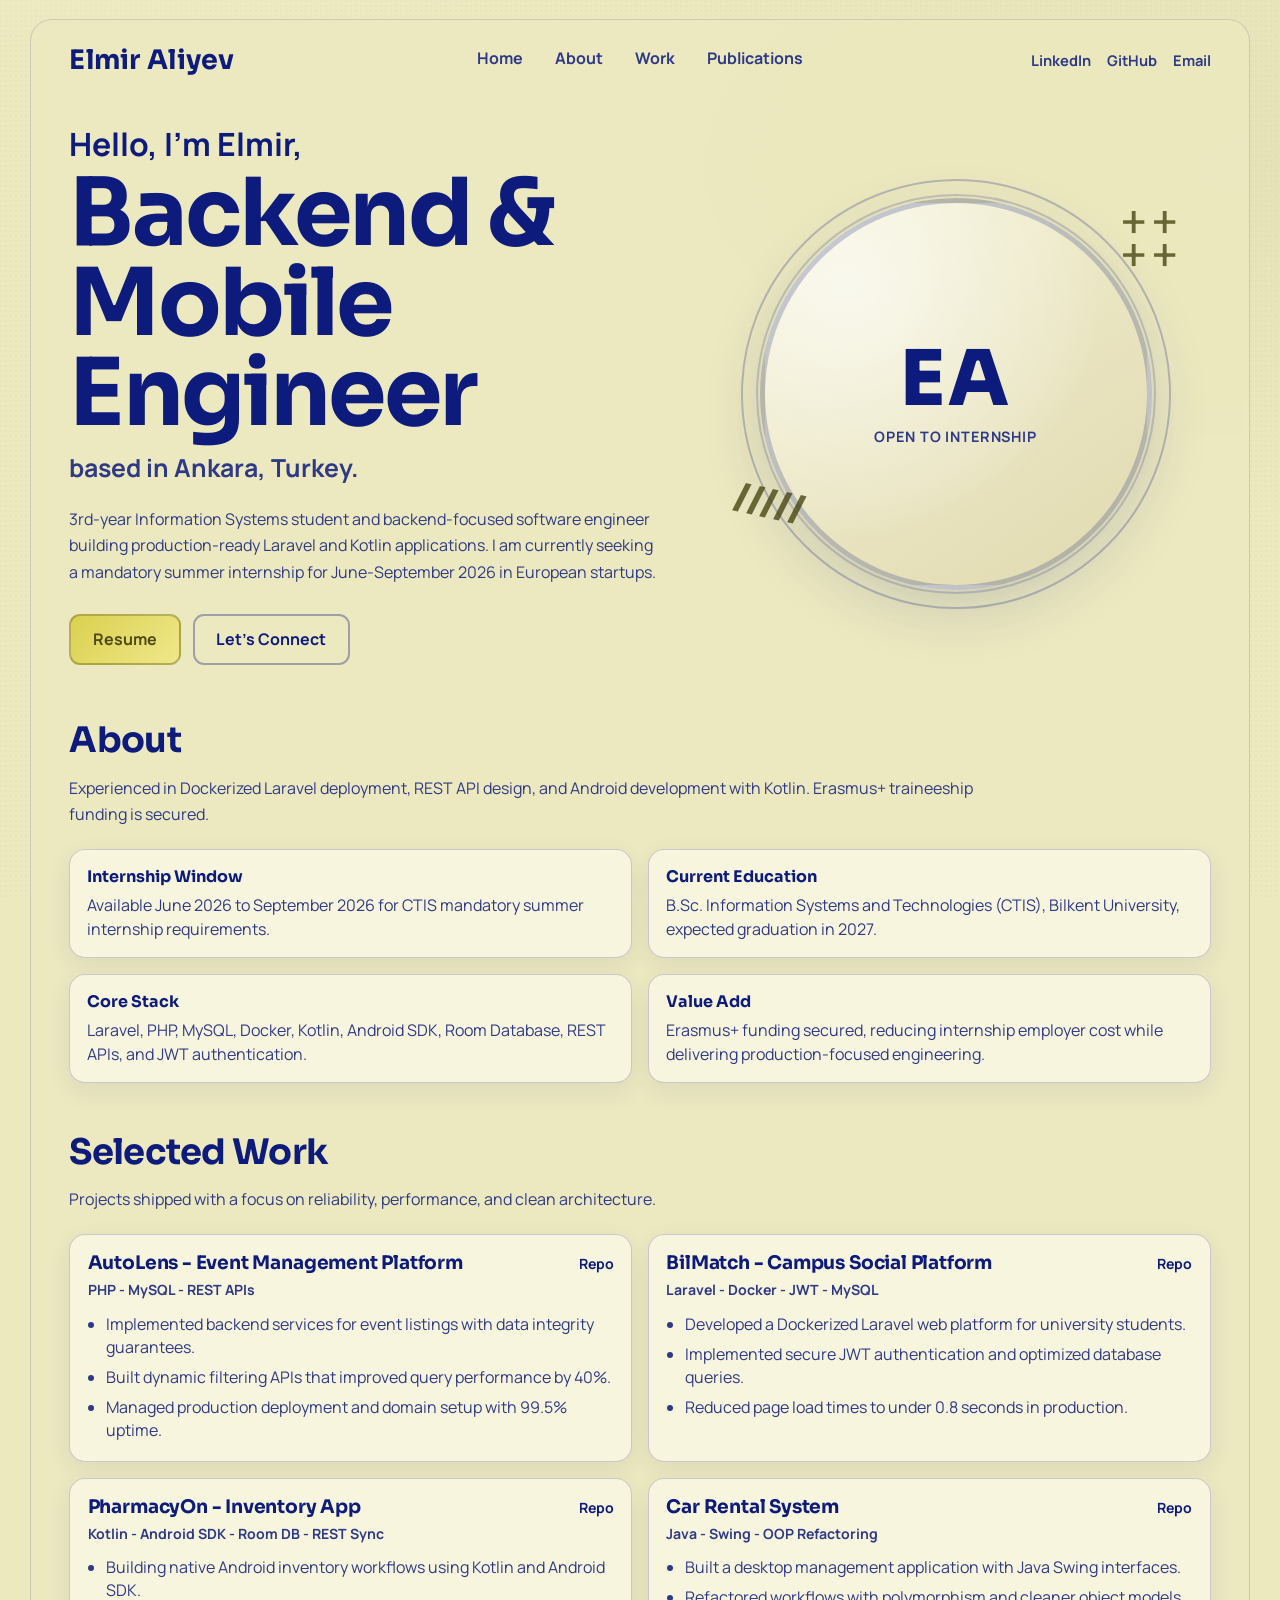
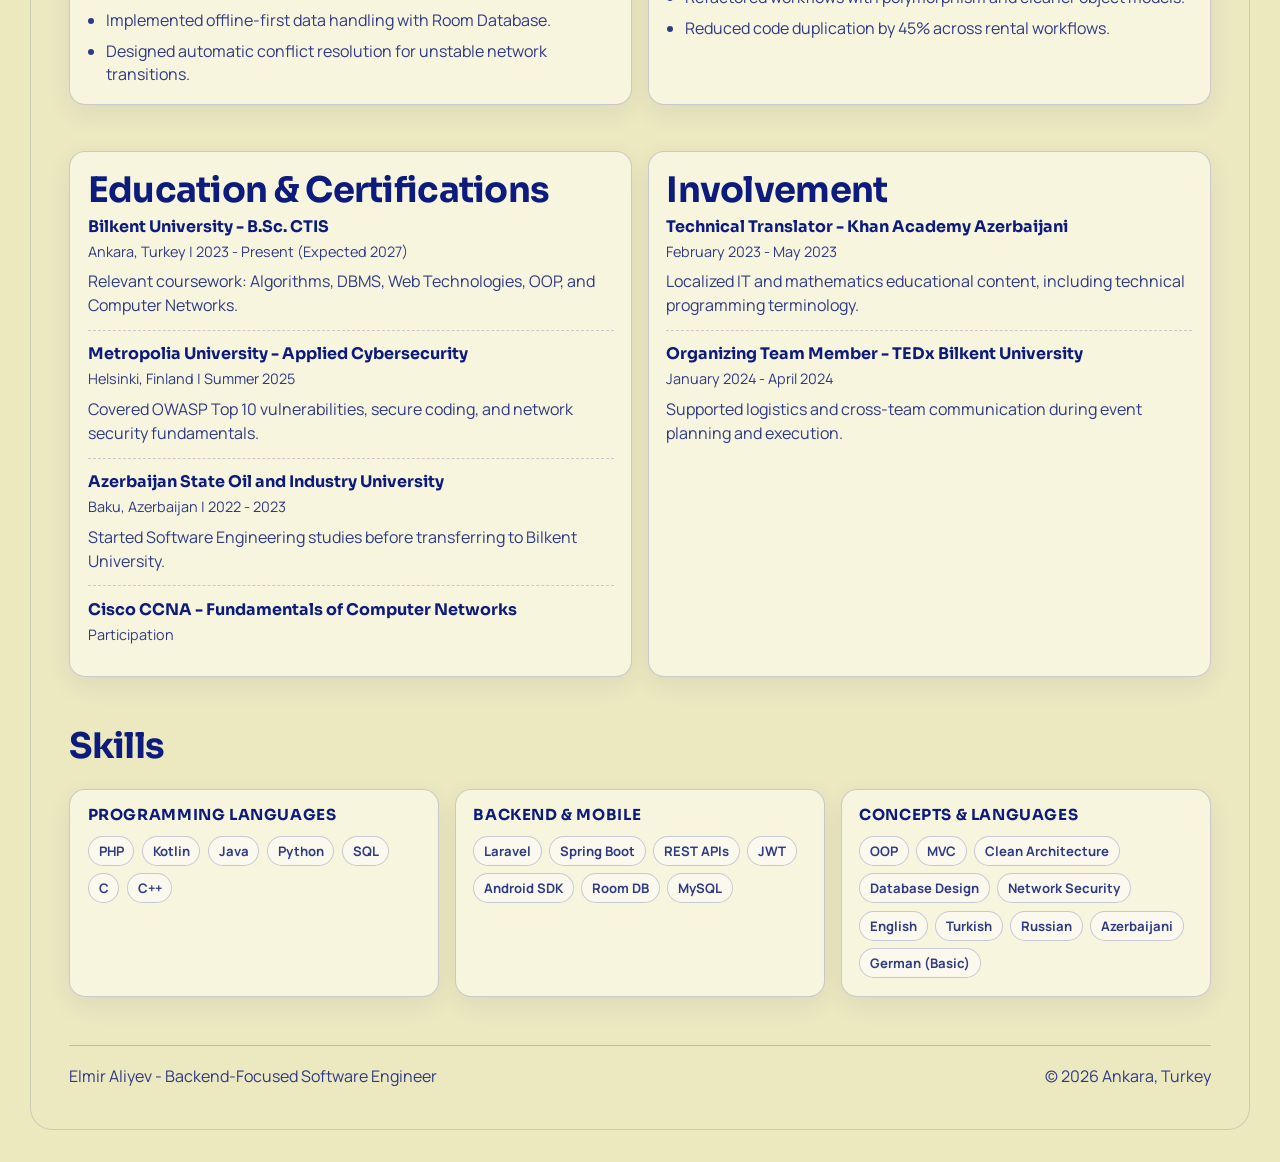
<file: index.html>
<!doctype html>
<html lang="en">
<head>
  <meta charset="UTF-8" />
  <meta name="viewport" content="width=device-width, initial-scale=1.0" />
  <meta name="description" content="Portfolio of Elmir Aliyev, backend-focused software engineer and Information Systems student." />
  <title>Elmir Aliyev | Portfolio</title>
  <link rel="preconnect" href="https://fonts.googleapis.com" />
  <link rel="preconnect" href="https://fonts.gstatic.com" crossorigin />
  <link href="https://fonts.googleapis.com/css2?family=Manrope:wght@400;500;700;800&family=Sora:wght@600;700;800&display=swap" rel="stylesheet" />
  <link rel="stylesheet" href="styles.css" />
</head>
<body>
  <div class="noise-layer" aria-hidden="true"></div>
  <main class="shell" id="home">
    <header class="topbar reveal" style="--delay: 40ms">
      <a class="brand" href="#home">Elmir Aliyev</a>
      <nav class="menu" aria-label="Primary navigation">
        <a href="#home">Home</a>
        <a href="#about">About</a>
        <a href="#work">Work</a>
        <a href="/publications/">Publications</a>
      </nav>
      <div class="socials">
        <a href="https://www.linkedin.com/in/elmiraliyev1/" target="_blank" rel="noreferrer">LinkedIn</a>
        <a href="https://github.com/elmiraliyev123" target="_blank" rel="noreferrer">GitHub</a>
        <a href="mailto:elmir.aliyev@ug.bilkent.edu.tr">Email</a>
      </div>
    </header>

    <section class="hero">
      <div class="hero-copy reveal" style="--delay: 130ms">
        <p class="intro">Hello, I'm Elmir,</p>
        <h1>Backend & Mobile Engineer</h1>
        <p class="location">based in Ankara, Turkey.</p>
        <p class="summary">
          3rd-year Information Systems student and backend-focused software engineer building production-ready Laravel and Kotlin applications.
          I am currently seeking a mandatory summer internship for June-September 2026 in European startups.
        </p>
        <div class="actions">
          <a class="btn btn-primary" href="assets/ElmirAliyevCV.pdf" download>Resume</a>
          <a class="btn btn-secondary" href="mailto:elmir.aliyev@ug.bilkent.edu.tr">Let's Connect</a>
        </div>
      </div>

      <figure class="portrait-wrap reveal" style="--delay: 250ms">
        <div class="avatar-fallback" role="img" aria-label="Elmir Aliyev initials">
          <span class="initials">EA</span>
          <span class="status">Open to Internship</span>
        </div>
        <span class="ornament top">++<br />++</span>
        <span class="ornament bottom">/////</span>
      </figure>
    </section>

    <section class="section reveal" id="about" style="--delay: 100ms">
      <h2>About</h2>
      <p class="section-subtitle">
        Experienced in Dockerized Laravel deployment, REST API design, and Android development with Kotlin. Erasmus+ traineeship funding is secured.
      </p>
      <div class="about-grid">
        <article class="card">
          <h3>Internship Window</h3>
          <p>Available June 2026 to September 2026 for CTIS mandatory summer internship requirements.</p>
        </article>
        <article class="card">
          <h3>Current Education</h3>
          <p>B.Sc. Information Systems and Technologies (CTIS), Bilkent University, expected graduation in 2027.</p>
        </article>
        <article class="card">
          <h3>Core Stack</h3>
          <p>Laravel, PHP, MySQL, Docker, Kotlin, Android SDK, Room Database, REST APIs, and JWT authentication.</p>
        </article>
        <article class="card">
          <h3>Value Add</h3>
          <p>Erasmus+ funding secured, reducing internship employer cost while delivering production-focused engineering.</p>
        </article>
      </div>
    </section>

    <section class="section reveal" id="work" style="--delay: 140ms">
      <h2>Selected Work</h2>
      <p class="section-subtitle">Projects shipped with a focus on reliability, performance, and clean architecture.</p>
      <div class="work-grid">
        <article class="project-card">
          <div class="project-head">
            <h3>AutoLens - Event Management Platform</h3>
            <a href="https://github.com/elmiraliyev123/256project" target="_blank" rel="noreferrer">Repo</a>
          </div>
          <p class="stack">PHP - MySQL - REST APIs</p>
          <ul>
            <li>Implemented backend services for event listings with data integrity guarantees.</li>
            <li>Built dynamic filtering APIs that improved query performance by 40%.</li>
            <li>Managed production deployment and domain setup with 99.5% uptime.</li>
          </ul>
        </article>

        <article class="project-card">
          <div class="project-head">
            <h3>BilMatch - Campus Social Platform</h3>
            <a href="https://github.com/elmiraliyev123/BilMatch2" target="_blank" rel="noreferrer">Repo</a>
          </div>
          <p class="stack">Laravel - Docker - JWT - MySQL</p>
          <ul>
            <li>Developed a Dockerized Laravel web platform for university students.</li>
            <li>Implemented secure JWT authentication and optimized database queries.</li>
            <li>Reduced page load times to under 0.8 seconds in production.</li>
          </ul>
        </article>

        <article class="project-card">
          <div class="project-head">
            <h3>PharmacyOn - Inventory App</h3>
            <a href="https://github.com/elmiraliyev123/PharmacyOn-" target="_blank" rel="noreferrer">Repo</a>
          </div>
          <p class="stack">Kotlin - Android SDK - Room DB - REST Sync</p>
          <ul>
            <li>Building native Android inventory workflows using Kotlin and Android SDK.</li>
            <li>Implemented offline-first data handling with Room Database.</li>
            <li>Designed automatic conflict resolution for unstable network transitions.</li>
          </ul>
        </article>

        <article class="project-card">
          <div class="project-head">
            <h3>Car Rental System</h3>
            <a href="https://github.com/elmiraliyev123/CarRentalSystem-Java" target="_blank" rel="noreferrer">Repo</a>
          </div>
          <p class="stack">Java - Swing - OOP Refactoring</p>
          <ul>
            <li>Built a desktop management application with Java Swing interfaces.</li>
            <li>Refactored workflows with polymorphism and cleaner object models.</li>
            <li>Reduced code duplication by 45% across rental workflows.</li>
          </ul>
        </article>
      </div>
    </section>

    <section class="section split reveal" style="--delay: 170ms">
      <article class="panel">
        <h2>Education & Certifications</h2>
        <div class="timeline-item">
          <h3>Bilkent University - B.Sc. CTIS</h3>
          <p class="meta">Ankara, Turkey | 2023 - Present (Expected 2027)</p>
          <p>Relevant coursework: Algorithms, DBMS, Web Technologies, OOP, and Computer Networks.</p>
        </div>
        <div class="timeline-item">
          <h3>Metropolia University - Applied Cybersecurity</h3>
          <p class="meta">Helsinki, Finland | Summer 2025</p>
          <p>Covered OWASP Top 10 vulnerabilities, secure coding, and network security fundamentals.</p>
        </div>
        <div class="timeline-item">
          <h3>Azerbaijan State Oil and Industry University</h3>
          <p class="meta">Baku, Azerbaijan | 2022 - 2023</p>
          <p>Started Software Engineering studies before transferring to Bilkent University.</p>
        </div>
        <div class="timeline-item">
          <h3>Cisco CCNA - Fundamentals of Computer Networks</h3>
          <p class="meta">Participation</p>
        </div>
      </article>

      <article class="panel">
        <h2>Involvement</h2>
        <div class="timeline-item">
          <h3>Technical Translator - Khan Academy Azerbaijani</h3>
          <p class="meta">February 2023 - May 2023</p>
          <p>Localized IT and mathematics educational content, including technical programming terminology.</p>
        </div>
        <div class="timeline-item">
          <h3>Organizing Team Member - TEDx Bilkent University</h3>
          <p class="meta">January 2024 - April 2024</p>
          <p>Supported logistics and cross-team communication during event planning and execution.</p>
        </div>
      </article>
    </section>

    <section class="section reveal" style="--delay: 200ms">
      <h2>Skills</h2>
      <div class="skills-grid">
        <article class="skill-card">
          <h3>Programming Languages</h3>
          <ul class="chips">
            <li>PHP</li><li>Kotlin</li><li>Java</li><li>Python</li><li>SQL</li><li>C</li><li>C++</li>
          </ul>
        </article>
        <article class="skill-card">
          <h3>Backend & Mobile</h3>
          <ul class="chips">
            <li>Laravel</li><li>Spring Boot</li><li>REST APIs</li><li>JWT</li><li>Android SDK</li><li>Room DB</li><li>MySQL</li>
          </ul>
        </article>
        <article class="skill-card">
          <h3>Concepts & Languages</h3>
          <ul class="chips">
            <li>OOP</li><li>MVC</li><li>Clean Architecture</li><li>Database Design</li><li>Network Security</li><li>English</li><li>Turkish</li><li>Russian</li><li>Azerbaijani</li><li>German (Basic)</li>
          </ul>
        </article>
      </div>
    </section>

    <footer class="footer reveal" style="--delay: 240ms">
      <span>Elmir Aliyev - Backend-Focused Software Engineer</span>
      <span>© <span id="year"></span> Ankara, Turkey</span>
    </footer>
  </main>
  <script src="script.js"></script>
</body>
</html>
</file>
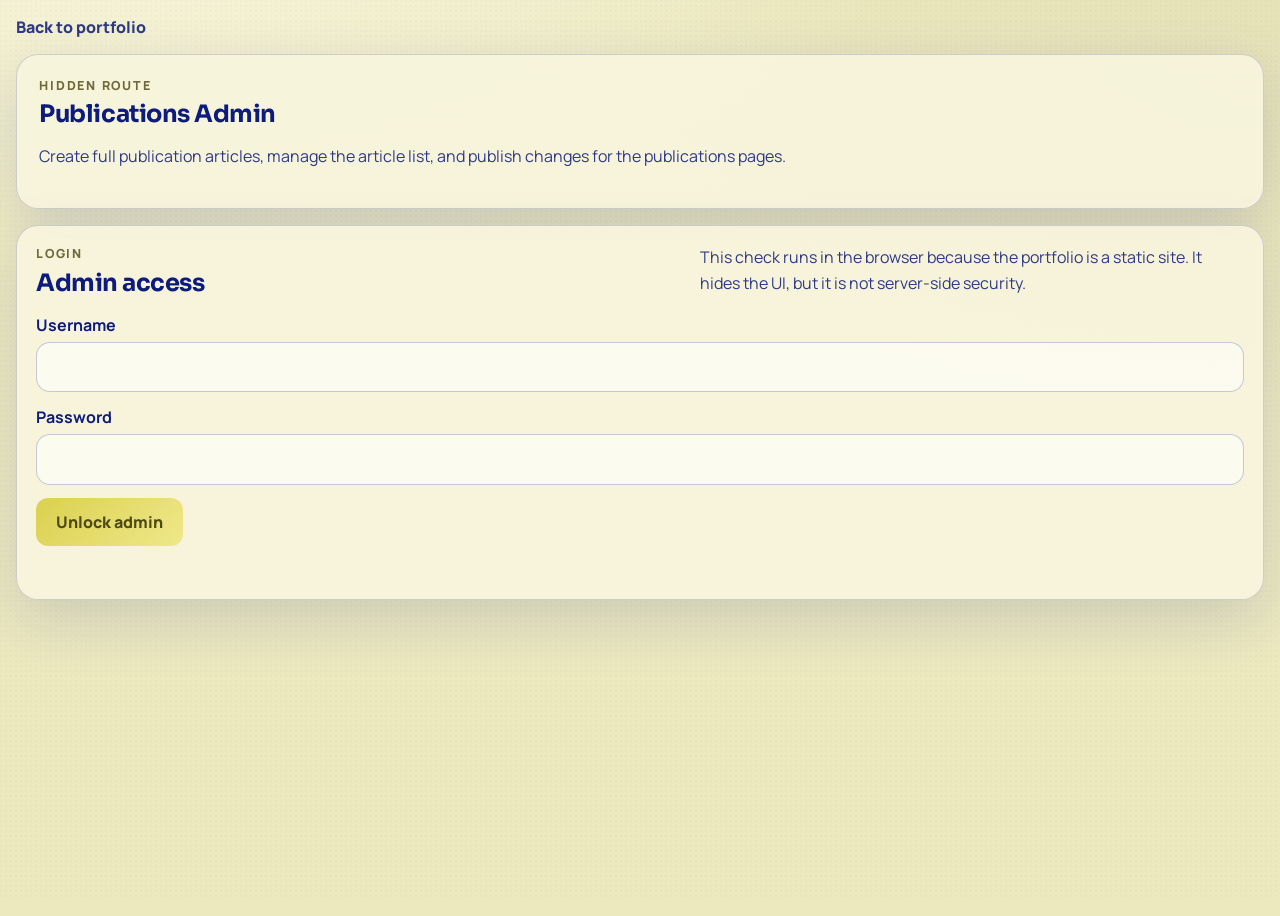
<file: admin/index.html>
<!doctype html>
<html lang="en">
<head>
  <meta charset="UTF-8" />
  <meta name="viewport" content="width=device-width, initial-scale=1.0" />
  <meta name="robots" content="noindex, nofollow" />
  <title>Publications Admin | Elmir Aliyev</title>
  <link rel="preconnect" href="https://fonts.googleapis.com" />
  <link rel="preconnect" href="https://fonts.gstatic.com" crossorigin />
  <link href="https://fonts.googleapis.com/css2?family=Manrope:wght@400;500;700;800&family=Sora:wght@600;700;800&display=swap" rel="stylesheet" />
  <link rel="stylesheet" href="admin.css" />
</head>
<body>
  <div class="noise-layer" aria-hidden="true"></div>
  <main class="admin-shell">
    <a class="back-link" href="/">Back to portfolio</a>

    <section class="hero-card">
      <p class="eyebrow">Hidden Route</p>
      <h1>Publications Admin</h1>
      <p class="hero-copy">
        Create full publication articles, manage the article list, and publish changes for the publications pages.
      </p>
    </section>

    <section class="panel" id="login-panel">
      <div class="panel-header">
        <div>
          <p class="eyebrow">Login</p>
          <h2>Admin access</h2>
        </div>
        <p class="panel-copy">
          This check runs in the browser because the portfolio is a static site. It hides the UI, but it is not server-side security.
        </p>
      </div>
      <form id="login-form" class="stack-form">
        <label>
          Username
          <input id="username" name="username" type="text" autocomplete="username" required />
        </label>
        <label>
          Password
          <input id="password" name="password" type="password" autocomplete="current-password" required />
        </label>
        <div class="form-actions">
          <button class="btn btn-primary" type="submit">Unlock admin</button>
        </div>
      </form>
      <p class="status-message" id="login-status" role="status" aria-live="polite"></p>
    </section>

    <section class="dashboard hidden" id="dashboard">
      <div class="dashboard-grid">
        <article class="panel">
          <div class="panel-header">
            <div>
              <p class="eyebrow">Editor</p>
              <h2>Add or update article</h2>
            </div>
            <button class="text-button" id="logout-button" type="button">Logout</button>
          </div>
          <form id="publication-form" class="editor-grid">
            <input id="publication-id" name="publicationId" type="hidden" />

            <label class="field field-wide">
              Title
              <input id="publication-title" name="title" type="text" required />
            </label>

            <label class="field field-wide">
              Authors
              <input id="publication-authors" name="authors" type="text" placeholder="Elmir Aliyev, Co-author Name" />
            </label>

            <label class="field">
              Year
              <input id="publication-year" name="year" type="number" min="1900" max="2100" placeholder="2026" />
            </label>

            <label class="field">
              Type
              <input id="publication-type" name="type" type="text" placeholder="Journal, Article, Preprint" />
            </label>

            <label class="field field-wide">
              Venue
              <input id="publication-venue" name="venue" type="text" placeholder="Journal name, conference, or publisher" />
            </label>

            <label class="field field-wide">
              Summary / excerpt
              <textarea id="publication-summary" name="summary" rows="3" placeholder="Short summary used in the publications list"></textarea>
            </label>

            <label class="field field-wide">
              Full article body
              <textarea id="publication-body" name="body" rows="10" placeholder="Write the full article here. Separate paragraphs with blank lines."></textarea>
            </label>

            <label class="field">
              External link label
              <input id="publication-link-label" name="linkLabel" type="text" placeholder="Open source" />
            </label>

            <label class="field">
              External link URL
              <input id="publication-url" name="url" type="url" placeholder="https://..." />
            </label>

            <div class="form-actions field-wide">
              <button class="btn btn-primary" type="submit">Save article draft</button>
              <button class="btn btn-secondary" id="clear-form-button" type="button">Clear form</button>
            </div>
          </form>
          <p class="status-message" id="editor-status" role="status" aria-live="polite"></p>
        </article>

        <article class="panel">
          <div class="panel-header">
            <div>
              <p class="eyebrow">Publish</p>
              <h2>Publish article set</h2>
            </div>
          </div>
          <p class="panel-copy">
            Publishing applies the current draft to the publications pages in this browser immediately. No personal access token is required.
          </p>
          <div class="form-actions publish-actions">
            <button class="btn btn-primary" id="publish-button" type="button">Publish articles</button>
            <button class="btn btn-secondary" id="reset-button" type="button">Reset to published</button>
          </div>
          <p class="status-message" id="publish-status" role="status" aria-live="polite"></p>
        </article>
      </div>

      <section class="panel">
        <div class="panel-header">
          <div>
            <p class="eyebrow">Current Draft</p>
            <h2>Article list</h2>
          </div>
          <p class="panel-copy">Edit or remove entries below. The publications page only shows the published set.</p>
        </div>
        <div class="publication-admin-list" id="admin-publications-list"></div>
      </section>
    </section>
  </main>
  <script type="module" src="admin.js"></script>
</body>
</html>
</file>
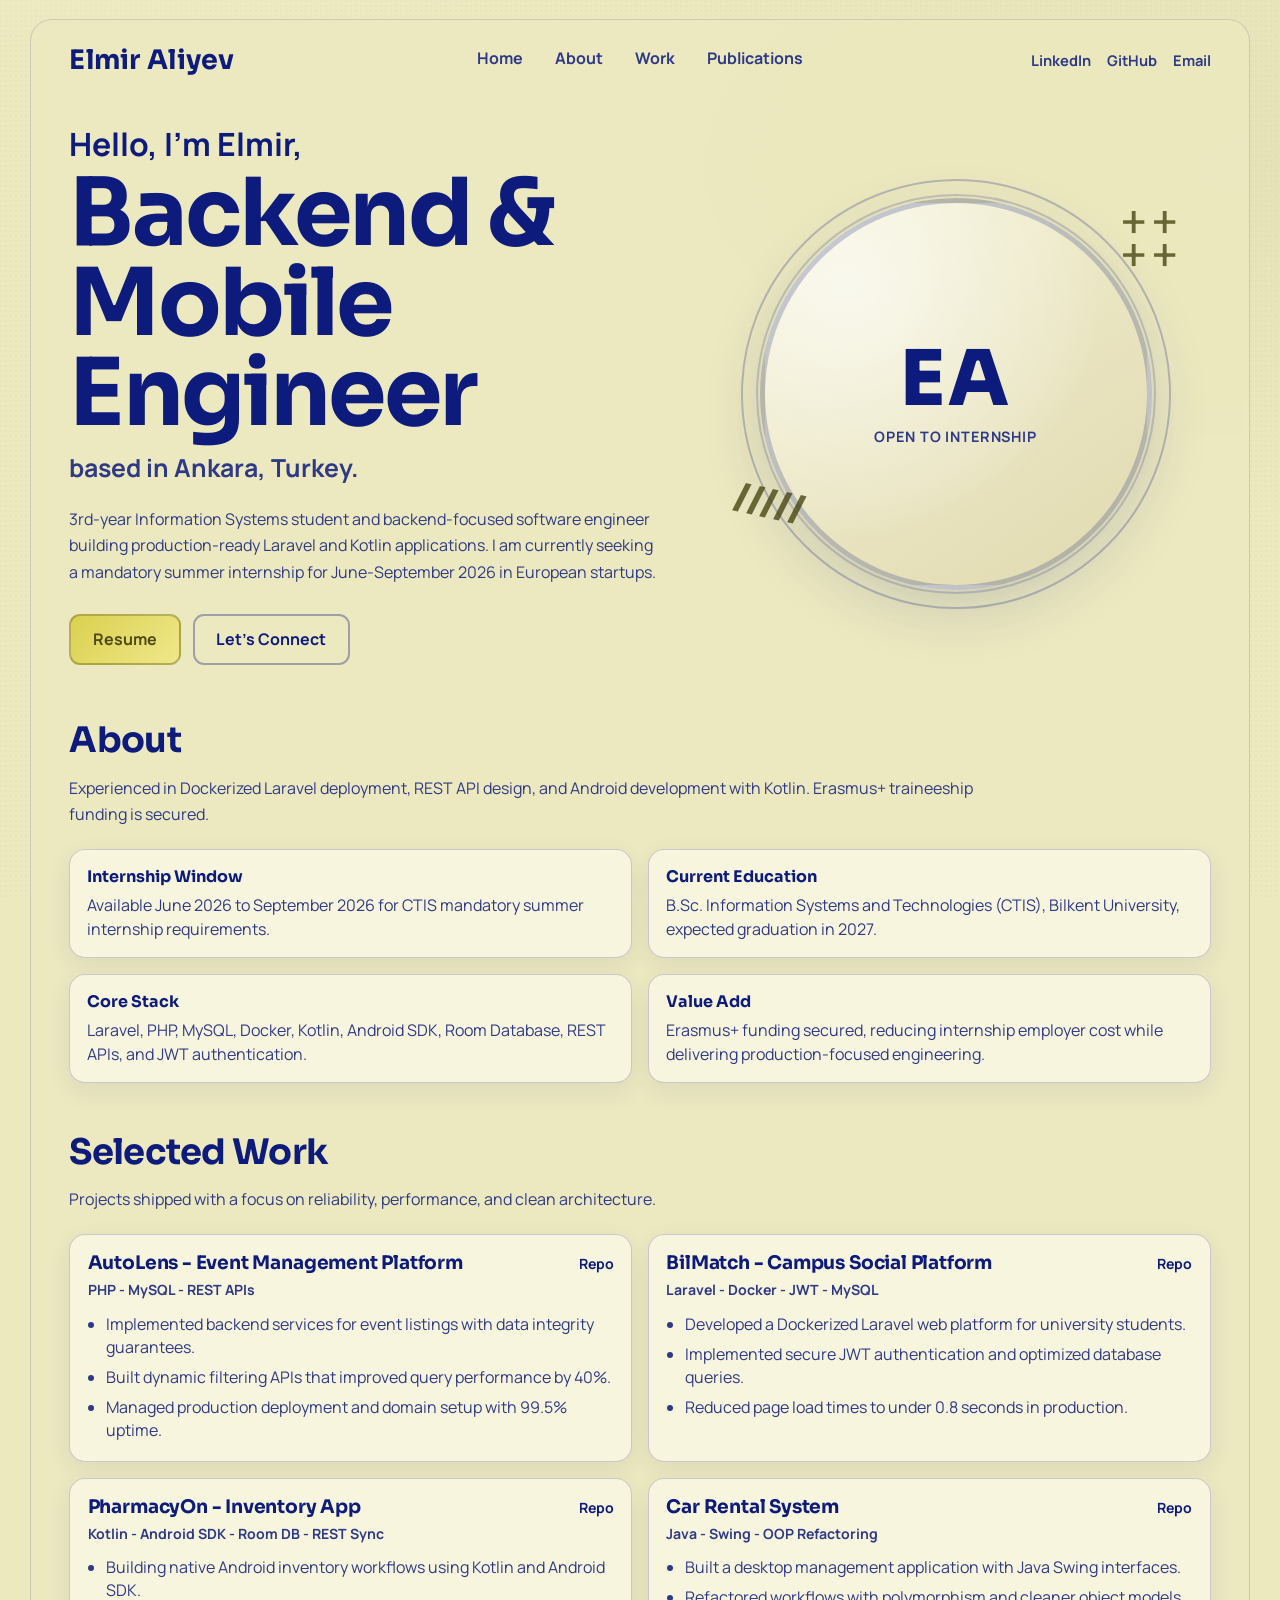
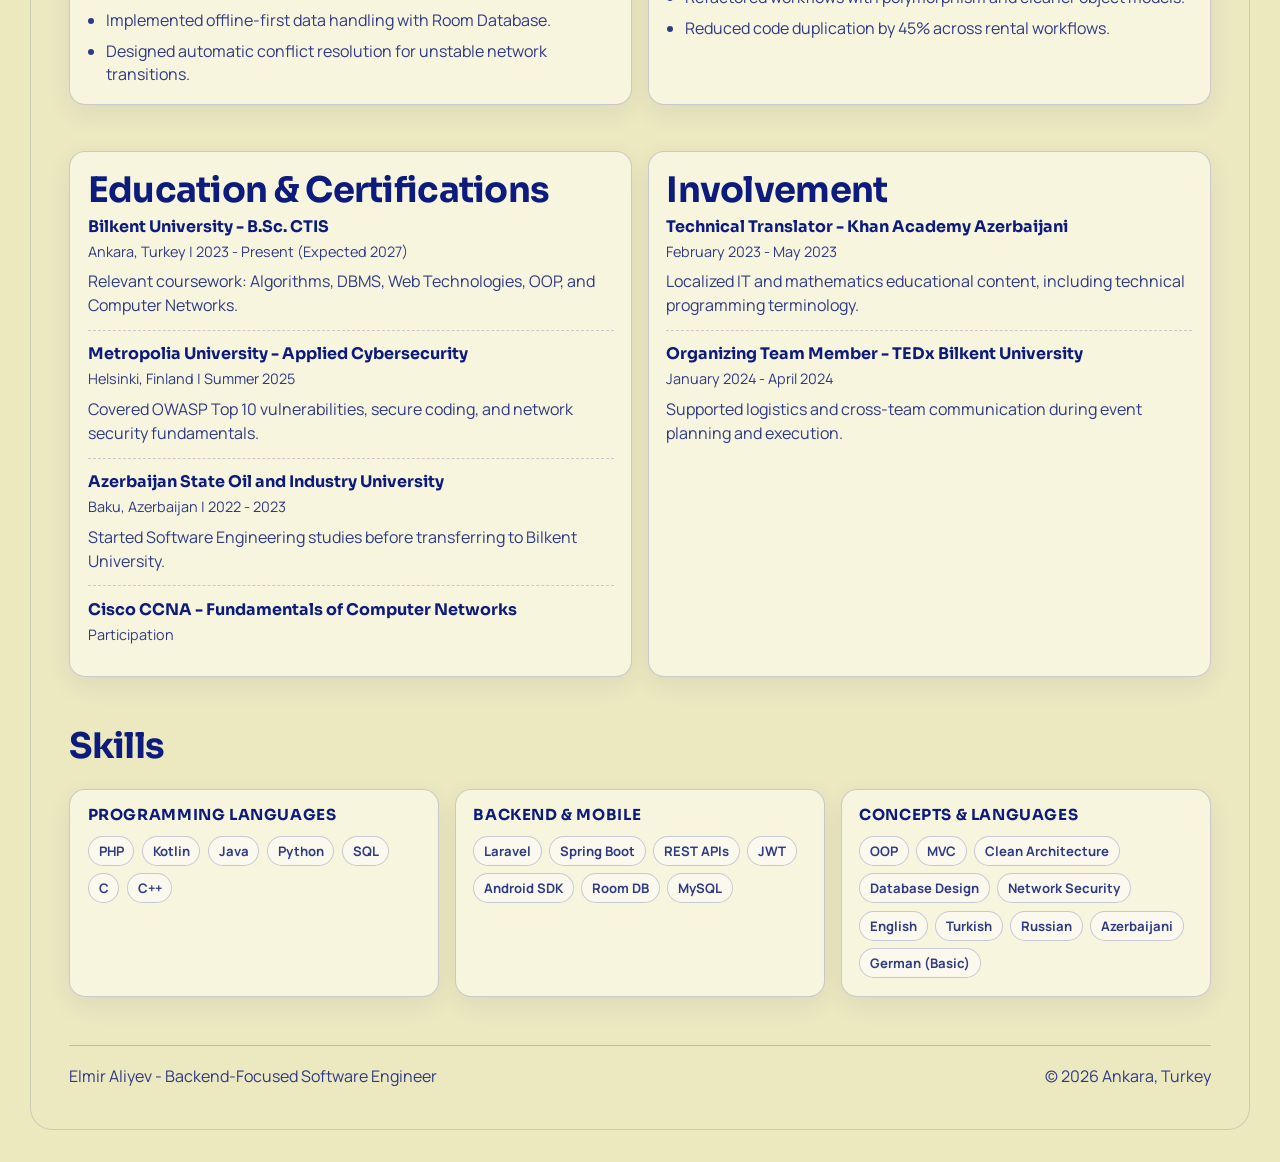
<file: elmir-portfolio/index.html>
<!doctype html>
<html lang="en">
<head>
  <meta charset="UTF-8" />
  <meta http-equiv="refresh" content="0; url=/" />
  <meta name="viewport" content="width=device-width, initial-scale=1.0" />
  <meta name="robots" content="noindex" />
  <title>Redirecting...</title>
  <link rel="canonical" href="https://elmiraliyev.me/" />
  <script>
    window.location.replace("/");
  </script>
</head>
<body>
  <p>Redirecting to <a href="/">https://elmiraliyev.me/</a>...</p>
</body>
</html>
</file>
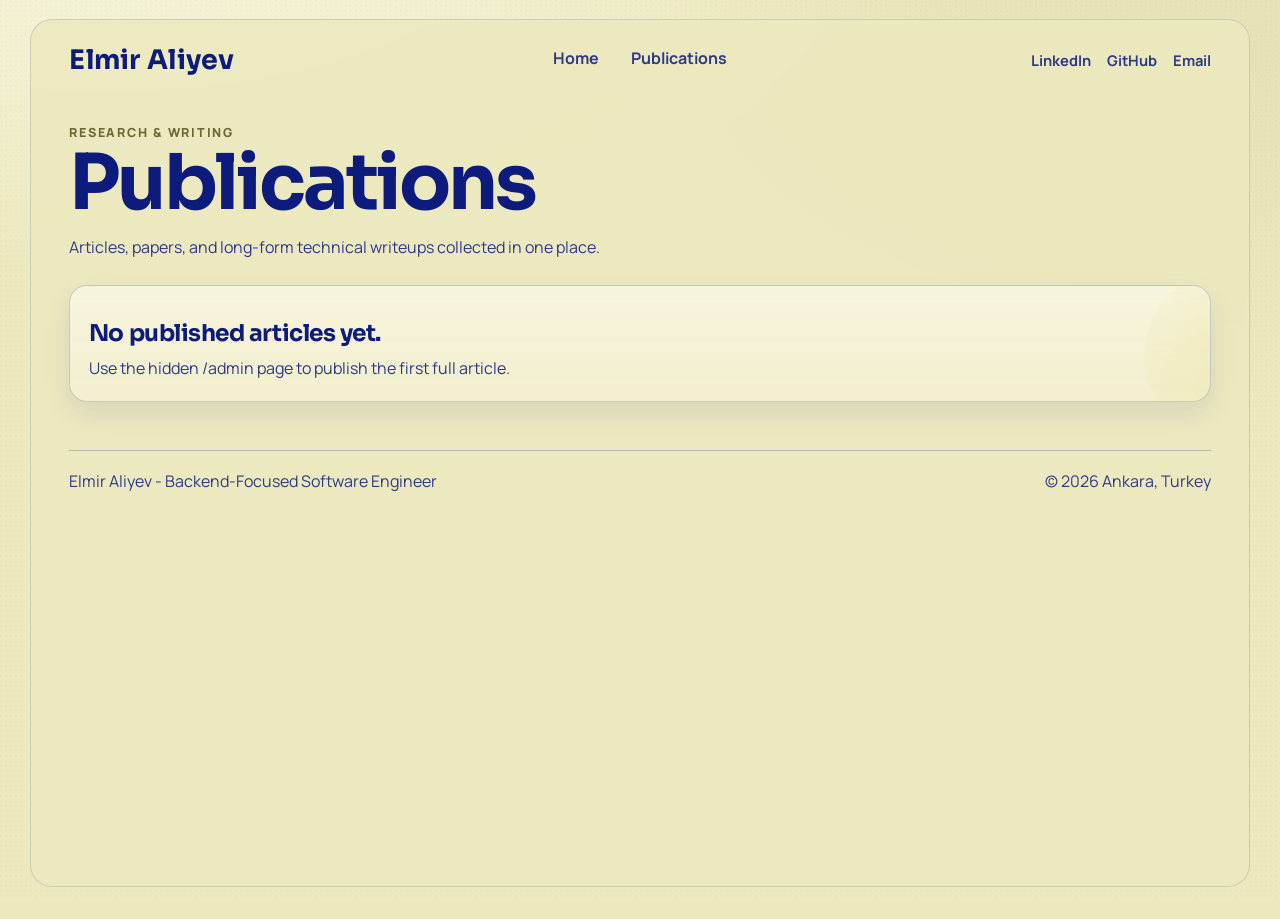
<file: publications/index.html>
<!doctype html>
<html lang="en">
<head>
  <meta charset="UTF-8" />
  <meta name="viewport" content="width=device-width, initial-scale=1.0" />
  <meta name="description" content="Publications and technical articles by Elmir Aliyev." />
  <title>Publications | Elmir Aliyev</title>
  <link rel="preconnect" href="https://fonts.googleapis.com" />
  <link rel="preconnect" href="https://fonts.gstatic.com" crossorigin />
  <link href="https://fonts.googleapis.com/css2?family=Manrope:wght@400;500;700;800&family=Sora:wght@600;700;800&display=swap" rel="stylesheet" />
  <link rel="stylesheet" href="../styles.css" />
  <link rel="stylesheet" href="publications.css" />
</head>
<body>
  <div class="noise-layer" aria-hidden="true"></div>
  <main class="shell publications-shell" id="top">
    <header class="topbar reveal" style="--delay: 40ms">
      <a class="brand" href="/">Elmir Aliyev</a>
      <nav class="menu" aria-label="Primary navigation">
        <a href="/">Home</a>
        <a href="/publications/">Publications</a>
      </nav>
      <div class="socials">
        <a href="https://www.linkedin.com/in/elmiraliyev1/" target="_blank" rel="noreferrer">LinkedIn</a>
        <a href="https://github.com/elmiraliyev123" target="_blank" rel="noreferrer">GitHub</a>
        <a href="mailto:elmir.aliyev@ug.bilkent.edu.tr">Email</a>
      </div>
    </header>

    <section class="section reveal" style="--delay: 120ms">
      <p class="eyebrow">Research & Writing</p>
      <h1 class="page-title">Publications</h1>
      <p class="section-subtitle publications-copy">
        Articles, papers, and long-form technical writeups collected in one place.
      </p>
      <div class="publication-list publication-stack" id="publications-list" aria-live="polite"></div>
    </section>

    <footer class="footer reveal" style="--delay: 180ms">
      <span>Elmir Aliyev - Backend-Focused Software Engineer</span>
      <span>© <span id="year"></span> Ankara, Turkey</span>
    </footer>
  </main>
  <script src="../script.js"></script>
  <script type="module" src="list.js"></script>
</body>
</html>
</file>
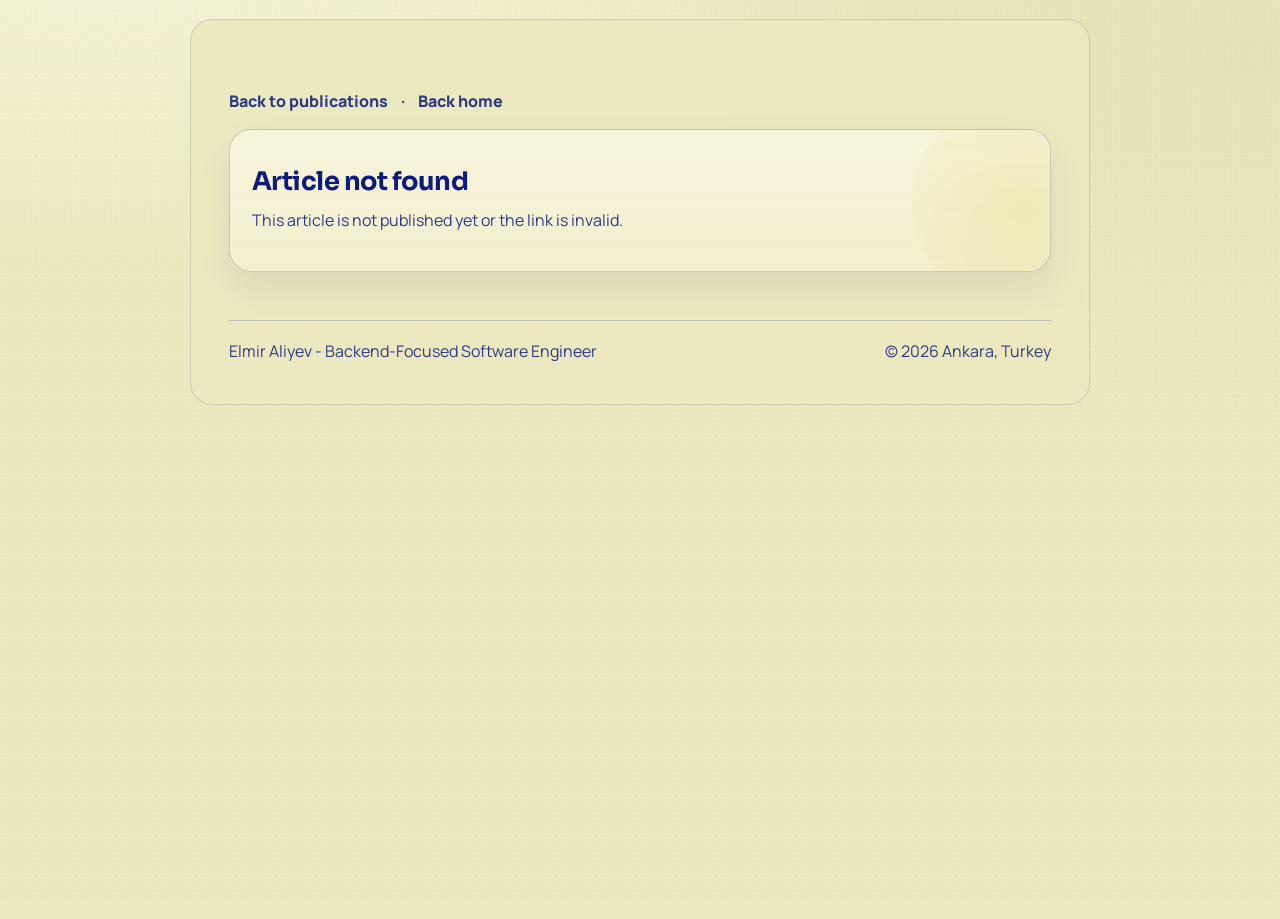
<file: publications/article/index.html>
<!doctype html>
<html lang="en">
<head>
  <meta charset="UTF-8" />
  <meta name="viewport" content="width=device-width, initial-scale=1.0" />
  <meta name="description" content="Publication article by Elmir Aliyev." />
  <title>Article | Elmir Aliyev</title>
  <link rel="preconnect" href="https://fonts.googleapis.com" />
  <link rel="preconnect" href="https://fonts.gstatic.com" crossorigin />
  <link href="https://fonts.googleapis.com/css2?family=Manrope:wght@400;500;700;800&family=Sora:wght@600;700;800&display=swap" rel="stylesheet" />
  <link rel="stylesheet" href="../../styles.css" />
  <link rel="stylesheet" href="../publications.css" />
</head>
<body>
  <div class="noise-layer" aria-hidden="true"></div>
  <main class="shell article-shell">
    <section class="section reveal" style="--delay: 60ms">
      <div class="back-row">
        <a class="back-link" href="/publications/">Back to publications</a>
        <span>·</span>
        <a class="back-link" href="/">Back home</a>
      </div>
      <article class="article-panel" id="article-view" aria-live="polite"></article>
    </section>

    <footer class="footer reveal" style="--delay: 120ms">
      <span>Elmir Aliyev - Backend-Focused Software Engineer</span>
      <span>© <span id="year"></span> Ankara, Turkey</span>
    </footer>
  </main>
  <script src="../../script.js"></script>
  <script type="module" src="article.js"></script>
</body>
</html>
</file>
<file: styles.css>
:root {
  --bg: #ece9bf;
  --bg-soft: #f5f2d8;
  --ink: #0d1b7c;
  --ink-soft: #2f3a86;
  --card: #f8f5de;
  --line: rgba(13, 27, 124, 0.2);
  --accent: #dad04f;
  --accent-soft: #efe88a;
  --shadow: 0 20px 60px rgba(13, 27, 124, 0.15);
}

* {
  box-sizing: border-box;
}

html {
  scroll-behavior: smooth;
}

body {
  margin: 0;
  color: var(--ink);
  font-family: "Manrope", sans-serif;
  background:
    radial-gradient(1200px 560px at 8% -12%, #f8f6de 0%, rgba(248, 246, 222, 0) 68%),
    radial-gradient(980px 480px at 98% 6%, #e6e2b8 0%, rgba(230, 226, 184, 0) 74%),
    var(--bg);
  min-height: 100vh;
}

.noise-layer {
  pointer-events: none;
  position: fixed;
  inset: 0;
  opacity: 0.14;
  background-image: radial-gradient(circle at 20% 20%, rgba(13, 27, 124, 0.16) 0 1px, transparent 1px);
  background-size: 5px 5px;
  mix-blend-mode: multiply;
}

a {
  color: inherit;
  text-decoration: none;
}

.shell {
  position: relative;
  width: min(1220px, calc(100% - 2.4rem));
  margin: 1.2rem auto 2rem;
  border: 1px solid rgba(13, 27, 124, 0.14);
  border-radius: 22px;
  padding: 1.45rem 2.4rem 2.6rem;
  background: rgba(236, 233, 191, 0.87);
  backdrop-filter: blur(2px);
}

.topbar {
  display: grid;
  align-items: center;
  grid-template-columns: 1fr auto 1fr;
  gap: 1rem;
  margin-bottom: 2.8rem;
}

.brand {
  font-family: "Sora", sans-serif;
  font-size: 1.68rem;
  font-weight: 700;
  letter-spacing: 0.01em;
}

.menu {
  display: flex;
  gap: 2rem;
  font-weight: 700;
  color: var(--ink-soft);
}

.menu a {
  position: relative;
  padding-bottom: 0.26rem;
}

.menu a::after {
  content: "";
  position: absolute;
  left: 0;
  bottom: 0;
  height: 2px;
  width: 100%;
  background: var(--ink);
  transform: scaleX(0);
  transform-origin: left;
  transition: transform 180ms ease;
}

.menu a:hover::after {
  transform: scaleX(1);
}

.socials {
  justify-self: end;
  display: flex;
  gap: 1rem;
  font-size: 0.92rem;
  color: var(--ink-soft);
  font-weight: 700;
}

.hero {
  display: grid;
  grid-template-columns: 1.08fr 0.92fr;
  align-items: center;
  gap: 2.4rem;
  margin-bottom: 3.35rem;
}

.intro {
  margin: 0;
  font-size: 2rem;
  font-weight: 700;
}

.hero h1 {
  margin: 0.18rem 0 0.8rem;
  font-family: "Sora", sans-serif;
  font-size: clamp(2.6rem, 8vw, 5.85rem);
  line-height: 0.96;
  letter-spacing: -0.03em;
}

.location {
  margin: 0;
  font-size: clamp(1.05rem, 2.3vw, 1.55rem);
  font-weight: 700;
  color: var(--ink-soft);
}

.summary {
  margin: 1.35rem 0 0;
  max-width: 39rem;
  line-height: 1.65;
  color: var(--ink-soft);
}

.actions {
  margin-top: 1.8rem;
  display: flex;
  gap: 0.75rem;
  flex-wrap: wrap;
}

.btn {
  display: inline-flex;
  align-items: center;
  justify-content: center;
  border-radius: 11px;
  padding: 0.78rem 1.35rem;
  font-weight: 700;
  border: 2px solid transparent;
  transition: transform 160ms ease, box-shadow 160ms ease;
}

.btn:hover {
  transform: translateY(-1px);
  box-shadow: 0 10px 18px rgba(13, 27, 124, 0.18);
}

.btn-primary {
  color: #4f4a14;
  background: linear-gradient(135deg, var(--accent), var(--accent-soft));
  border-color: rgba(79, 74, 20, 0.34);
}

.btn-secondary {
  color: var(--ink);
  border-color: rgba(13, 27, 124, 0.35);
}

.portrait-wrap {
  justify-self: center;
  position: relative;
  width: min(430px, 80vw);
  aspect-ratio: 1 / 1;
  border: 2px solid rgba(13, 27, 124, 0.24);
  border-radius: 999px;
  display: grid;
  place-items: center;
}

.portrait-wrap::before {
  content: "";
  position: absolute;
  inset: 13px;
  border-radius: 999px;
  border: 2px solid rgba(13, 27, 124, 0.18);
}

.avatar-fallback {
  width: calc(100% - 34px);
  height: calc(100% - 34px);
  border-radius: 999px;
  border: 5px solid rgba(13, 27, 124, 0.22);
  box-shadow: var(--shadow);
  display: grid;
  place-content: center;
  text-align: center;
  padding: 2rem;
  background:
    radial-gradient(circle at 22% 22%, rgba(255, 255, 255, 0.65) 0%, rgba(255, 255, 255, 0.12) 52%, transparent 60%),
    linear-gradient(145deg, #f4f1d4, #e0dab0);
}

.avatar-fallback .initials {
  font-family: "Sora", sans-serif;
  font-size: clamp(3rem, 7vw, 4.8rem);
  font-weight: 800;
  letter-spacing: 0.04em;
  line-height: 1;
  color: var(--ink);
}

.avatar-fallback .status {
  margin-top: 0.55rem;
  font-size: 0.9rem;
  font-weight: 700;
  color: var(--ink-soft);
  text-transform: uppercase;
  letter-spacing: 0.06em;
}

.ornament {
  position: absolute;
  color: rgba(70, 70, 20, 0.8);
  font-family: "Sora", sans-serif;
  pointer-events: none;
}

.ornament.top {
  top: 6%;
  right: -3%;
  font-size: 2.9rem;
  line-height: 0.72;
  letter-spacing: 0.08em;
}

.ornament.bottom {
  left: -2%;
  bottom: 19%;
  font-size: 2.2rem;
  font-weight: 700;
  transform: rotate(13deg);
}

.section {
  margin-top: 2.9rem;
}

.section h2 {
  margin: 0;
  font-family: "Sora", sans-serif;
  font-size: clamp(1.7rem, 3vw, 2.2rem);
  letter-spacing: -0.02em;
}

.section-heading {
  display: grid;
  grid-template-columns: minmax(0, 0.9fr) minmax(0, 1.1fr);
  gap: 1rem 1.4rem;
  align-items: end;
}

.eyebrow {
  margin: 0 0 0.35rem;
  font-size: 0.78rem;
  font-weight: 800;
  letter-spacing: 0.14em;
  text-transform: uppercase;
  color: rgba(79, 74, 20, 0.82);
}

.section-subtitle {
  margin: 0.85rem 0 0;
  color: var(--ink-soft);
  line-height: 1.62;
  max-width: 60rem;
}

.about-grid,
.work-grid,
.skills-grid {
  display: grid;
  gap: 1rem;
  margin-top: 1.3rem;
}

.about-grid {
  grid-template-columns: repeat(2, minmax(0, 1fr));
}

.card,
.panel,
.skill-card,
.project-card {
  background: var(--card);
  border: 1px solid var(--line);
  border-radius: 16px;
  box-shadow: 0 8px 26px rgba(13, 27, 124, 0.08);
}

.card {
  padding: 1rem 1.05rem;
}

.card h3 {
  margin: 0 0 0.4rem;
  font-size: 1rem;
  font-family: "Sora", sans-serif;
}

.card p {
  margin: 0;
  line-height: 1.5;
  color: var(--ink-soft);
}

.work-grid {
  grid-template-columns: repeat(2, minmax(0, 1fr));
}

.project-card {
  padding: 1rem 1.08rem 1.15rem;
}

.project-head {
  display: flex;
  justify-content: space-between;
  gap: 0.8rem;
  align-items: baseline;
}

.project-head h3 {
  margin: 0;
  font-size: 1.17rem;
  font-family: "Sora", sans-serif;
  letter-spacing: -0.01em;
}

.project-head a {
  font-size: 0.88rem;
  font-weight: 700;
  color: var(--ink);
  white-space: nowrap;
}

.stack {
  margin: 0.38rem 0 0.84rem;
  font-size: 0.88rem;
  font-weight: 700;
  color: var(--ink-soft);
}

.project-card ul {
  margin: 0;
  padding-left: 1.14rem;
  color: var(--ink-soft);
  line-height: 1.44;
  display: grid;
  gap: 0.45rem;
}

.publication-list {
  margin-top: 1.3rem;
  display: grid;
  gap: 1rem;
}

.publication-card,
.publication-empty {
  position: relative;
  overflow: hidden;
  padding: 1.12rem 1.16rem 1.2rem;
  background: linear-gradient(180deg, rgba(248, 245, 222, 0.98), rgba(243, 239, 208, 0.9));
  border: 1px solid var(--line);
  border-radius: 18px;
  box-shadow: 0 12px 28px rgba(13, 27, 124, 0.09);
}

.publication-card::after,
.publication-empty::after {
  content: "";
  position: absolute;
  inset: auto -10% -40% auto;
  width: 180px;
  height: 180px;
  border-radius: 999px;
  background: radial-gradient(circle, rgba(218, 208, 79, 0.18), rgba(218, 208, 79, 0));
  pointer-events: none;
}

.publication-topline {
  display: flex;
  flex-wrap: wrap;
  gap: 0.55rem;
  align-items: center;
}

.publication-chip {
  display: inline-flex;
  align-items: center;
  justify-content: center;
  padding: 0.28rem 0.62rem;
  border-radius: 999px;
  border: 1px solid rgba(13, 27, 124, 0.18);
  background: rgba(255, 255, 255, 0.5);
  color: var(--ink-soft);
  font-size: 0.75rem;
  font-weight: 800;
  letter-spacing: 0.05em;
  text-transform: uppercase;
}

.publication-card h3,
.publication-empty h3 {
  margin: 0.85rem 0 0;
  font-size: clamp(1.12rem, 2vw, 1.45rem);
  font-family: "Sora", sans-serif;
  letter-spacing: -0.02em;
}

.publication-authors,
.publication-venue,
.publication-summary {
  margin: 0.55rem 0 0;
  color: var(--ink-soft);
  line-height: 1.6;
}

.publication-authors {
  font-weight: 700;
  color: var(--ink);
}

.publication-actions {
  margin-top: 1rem;
  display: flex;
  flex-wrap: wrap;
  gap: 0.7rem;
}

.publication-link {
  display: inline-flex;
  align-items: center;
  gap: 0.45rem;
  font-weight: 800;
  color: var(--ink);
}

.publication-link::after {
  content: "->";
  font-size: 0.88rem;
}

.split {
  display: grid;
  grid-template-columns: repeat(2, minmax(0, 1fr));
  gap: 1rem;
}

.panel {
  padding: 1rem 1.08rem 1.15rem;
}

.timeline-item {
  border-top: 1px dashed rgba(13, 27, 124, 0.2);
  padding: 0.78rem 0;
}

.timeline-item:first-of-type {
  border-top: 0;
  padding-top: 0.2rem;
}

.timeline-item h3 {
  margin: 0;
  font-size: 1rem;
  font-family: "Sora", sans-serif;
}

.timeline-item .meta {
  margin: 0.26rem 0 0;
  font-size: 0.9rem;
  color: var(--ink-soft);
}

.timeline-item p {
  margin: 0.44rem 0 0;
  line-height: 1.5;
  color: var(--ink-soft);
}

.skills-grid {
  grid-template-columns: repeat(3, minmax(0, 1fr));
}

.skill-card {
  padding: 0.95rem 1.08rem 1.1rem;
}

.skill-card h3 {
  margin: 0;
  font-size: 0.95rem;
  font-family: "Sora", sans-serif;
  letter-spacing: 0.04em;
  text-transform: uppercase;
}

.chips {
  list-style: none;
  margin: 0.75rem 0 0;
  padding: 0;
  display: flex;
  flex-wrap: wrap;
  gap: 0.45rem;
}

.chips li {
  font-size: 0.82rem;
  padding: 0.32rem 0.62rem;
  border-radius: 999px;
  border: 1px solid rgba(13, 27, 124, 0.22);
  background: rgba(255, 255, 255, 0.45);
  color: var(--ink-soft);
  font-weight: 700;
}

.footer {
  margin-top: 3rem;
  border-top: 1px solid rgba(13, 27, 124, 0.22);
  padding-top: 1.2rem;
  display: flex;
  flex-wrap: wrap;
  justify-content: space-between;
  gap: 0.85rem;
  color: var(--ink-soft);
}

.reveal {
  opacity: 0;
  transform: translateY(16px);
  animation: reveal 700ms ease forwards;
  animation-delay: var(--delay, 0ms);
}

@keyframes reveal {
  to {
    opacity: 1;
    transform: translateY(0);
  }
}

@media (max-width: 1060px) {
  .topbar {
    grid-template-columns: 1fr auto;
    grid-template-areas:
      "brand social"
      "menu menu";
  }

  .brand {
    grid-area: brand;
  }

  .menu {
    grid-area: menu;
    justify-content: center;
  }

  .socials {
    grid-area: social;
  }

  .hero {
    grid-template-columns: 1fr;
  }

  .section-heading {
    grid-template-columns: 1fr;
  }
}

@media (max-width: 820px) {
  .shell {
    width: calc(100% - 1.2rem);
    margin: 0.65rem auto 1rem;
    border-radius: 16px;
    padding: 1rem 1rem 1.35rem;
  }

  .topbar {
    gap: 0.7rem;
    margin-bottom: 1.45rem;
  }

  .brand {
    font-size: 1.35rem;
  }

  .menu {
    gap: 1.2rem;
    font-size: 0.95rem;
    flex-wrap: wrap;
  }

  .socials {
    gap: 0.7rem;
    font-size: 0.83rem;
  }

  .intro {
    font-size: 1.45rem;
  }

  .hero h1 {
    font-size: clamp(2.15rem, 13vw, 4rem);
  }

  .about-grid,
  .work-grid,
  .split,
  .skills-grid {
    grid-template-columns: 1fr;
  }
}
</file>
<file: admin/admin.css>
:root {
  --bg: #ece9bf;
  --bg-soft: #f5f2d8;
  --ink: #0d1b7c;
  --ink-soft: #2f3a86;
  --card: #f8f5de;
  --line: rgba(13, 27, 124, 0.18);
  --accent: #dad04f;
  --accent-soft: #efe88a;
  --success: #246a41;
  --danger: #8c2f2f;
  --shadow: 0 20px 60px rgba(13, 27, 124, 0.14);
}

* {
  box-sizing: border-box;
}

body {
  margin: 0;
  min-height: 100vh;
  color: var(--ink);
  font-family: "Manrope", sans-serif;
  background:
    radial-gradient(1200px 560px at 8% -12%, #f8f6de 0%, rgba(248, 246, 222, 0) 68%),
    radial-gradient(980px 480px at 98% 6%, #e6e2b8 0%, rgba(230, 226, 184, 0) 74%),
    var(--bg);
}

button,
input,
textarea {
  font: inherit;
}

.noise-layer {
  pointer-events: none;
  position: fixed;
  inset: 0;
  opacity: 0.14;
  background-image: radial-gradient(circle at 20% 20%, rgba(13, 27, 124, 0.16) 0 1px, transparent 1px);
  background-size: 5px 5px;
  mix-blend-mode: multiply;
}

.admin-shell {
  position: relative;
  width: min(1280px, calc(100% - 2rem));
  margin: 1rem auto 2rem;
  display: grid;
  gap: 1rem;
}

.back-link {
  width: fit-content;
  color: var(--ink-soft);
  text-decoration: none;
  font-weight: 800;
}

.hero-card,
.panel {
  background: rgba(248, 245, 222, 0.92);
  border: 1px solid var(--line);
  border-radius: 22px;
  box-shadow: var(--shadow);
}

.hero-card {
  padding: 1.35rem 1.4rem 1.55rem;
}

.hero-card h1,
.panel h2 {
  margin: 0;
  font-family: "Sora", sans-serif;
  letter-spacing: -0.02em;
}

.hero-copy,
.panel-copy,
.status-message {
  color: var(--ink-soft);
}

.panel {
  padding: 1.2rem;
}

.panel-header {
  display: flex;
  justify-content: space-between;
  gap: 1rem;
  align-items: start;
}

.panel-copy {
  margin: 0;
  max-width: 34rem;
  line-height: 1.6;
}

.eyebrow {
  margin: 0 0 0.35rem;
  font-size: 0.78rem;
  font-weight: 800;
  letter-spacing: 0.14em;
  text-transform: uppercase;
  color: rgba(79, 74, 20, 0.82);
}

.stack-form,
.field,
.editor-grid {
  display: grid;
  gap: 0.85rem;
}

.stack-form {
  margin-top: 1rem;
}

.editor-grid {
  margin-top: 1rem;
  grid-template-columns: repeat(2, minmax(0, 1fr));
}

.field-wide {
  grid-column: 1 / -1;
}

label {
  display: grid;
  gap: 0.4rem;
  font-weight: 700;
}

input,
textarea {
  width: 100%;
  border: 1px solid rgba(13, 27, 124, 0.22);
  border-radius: 14px;
  background: rgba(255, 255, 255, 0.52);
  color: var(--ink);
  padding: 0.82rem 0.92rem;
}

textarea {
  resize: vertical;
  min-height: 7rem;
}

input:focus,
textarea:focus {
  outline: 2px solid rgba(13, 27, 124, 0.18);
  outline-offset: 2px;
}

.dashboard-grid {
  display: grid;
  grid-template-columns: minmax(0, 1.2fr) minmax(0, 0.8fr);
  gap: 1rem;
}

.form-actions {
  display: flex;
  flex-wrap: wrap;
  gap: 0.7rem;
}

.btn,
.text-button {
  border: 0;
  border-radius: 12px;
  cursor: pointer;
  font-weight: 800;
}

.btn {
  padding: 0.82rem 1.25rem;
}

.btn-primary {
  background: linear-gradient(135deg, var(--accent), var(--accent-soft));
  color: #4f4a14;
}

.btn-secondary,
.text-button {
  background: transparent;
  color: var(--ink);
  border: 1px solid rgba(13, 27, 124, 0.24);
}

.text-button {
  padding: 0.58rem 0.9rem;
}

.status-message {
  min-height: 1.25rem;
  margin: 0.85rem 0 0;
  line-height: 1.5;
}

.status-message.success {
  color: var(--success);
}

.status-message.error {
  color: var(--danger);
}

.publication-admin-list {
  margin-top: 1rem;
  display: grid;
  gap: 0.85rem;
}

.publication-admin-card,
.empty-state {
  background: linear-gradient(180deg, rgba(248, 245, 222, 0.98), rgba(243, 239, 208, 0.9));
  border: 1px solid var(--line);
  border-radius: 18px;
  padding: 1rem 1.05rem;
}

.publication-admin-card h3,
.empty-state h3 {
  margin: 0;
  font-family: "Sora", sans-serif;
  font-size: 1.08rem;
}

.publication-meta,
.publication-summary {
  margin: 0.52rem 0 0;
  color: var(--ink-soft);
  line-height: 1.55;
}

.publication-admin-actions {
  margin-top: 0.9rem;
  display: flex;
  flex-wrap: wrap;
  gap: 0.6rem;
}

.hidden {
  display: none;
}

@media (max-width: 900px) {
  .dashboard-grid,
  .editor-grid {
    grid-template-columns: 1fr;
  }

  .field-wide {
    grid-column: auto;
  }

  .panel-header {
    flex-direction: column;
  }
}
</file>
<file: publications/publications.css>
.publications-shell {
  min-height: calc(100vh - 2rem);
}

.page-title {
  margin: 0;
  font-family: "Sora", sans-serif;
  font-size: clamp(2.6rem, 7vw, 4.8rem);
  line-height: 0.98;
  letter-spacing: -0.04em;
}

.publications-copy {
  max-width: 48rem;
}

.publication-stack {
  margin-top: 1.5rem;
}

.publication-card {
  padding: 1.2rem 1.2rem 1.25rem;
}

.publication-card h2,
.article-title {
  margin: 0.8rem 0 0;
  font-size: clamp(1.25rem, 2.3vw, 1.6rem);
  font-family: "Sora", sans-serif;
  letter-spacing: -0.02em;
}

.publication-actions {
  align-items: center;
}

.secondary-link {
  display: inline-flex;
  align-items: center;
  gap: 0.45rem;
  color: var(--ink-soft);
  font-weight: 700;
}

.secondary-link::after {
  content: "->";
  font-size: 0.88rem;
}

.back-link {
  color: var(--ink-soft);
  font-weight: 800;
  text-decoration: none;
}

.article-shell {
  max-width: 900px;
}

.article-panel {
  position: relative;
  overflow: hidden;
  margin-top: 1.1rem;
  background: linear-gradient(180deg, rgba(248, 245, 222, 0.98), rgba(243, 239, 208, 0.9));
  border: 1px solid var(--line);
  border-radius: 22px;
  box-shadow: 0 16px 34px rgba(13, 27, 124, 0.08);
  padding: 1.35rem 1.35rem 1.5rem;
}

.article-panel::after {
  content: "";
  position: absolute;
  inset: auto -10% -30% auto;
  width: 220px;
  height: 220px;
  border-radius: 999px;
  background: radial-gradient(circle, rgba(218, 208, 79, 0.22), rgba(218, 208, 79, 0));
  pointer-events: none;
}

.article-meta {
  margin: 0.8rem 0 0;
  color: var(--ink-soft);
  line-height: 1.6;
}

.article-body {
  margin-top: 1.35rem;
  display: grid;
  gap: 1rem;
}

.article-body p {
  margin: 0;
  color: var(--ink-soft);
  line-height: 1.8;
}

.back-row {
  display: flex;
  flex-wrap: wrap;
  gap: 0.8rem;
  align-items: center;
  color: var(--ink-soft);
  font-weight: 700;
}

.empty-state-note {
  margin-top: 0.75rem;
  color: var(--ink-soft);
}
</file>
